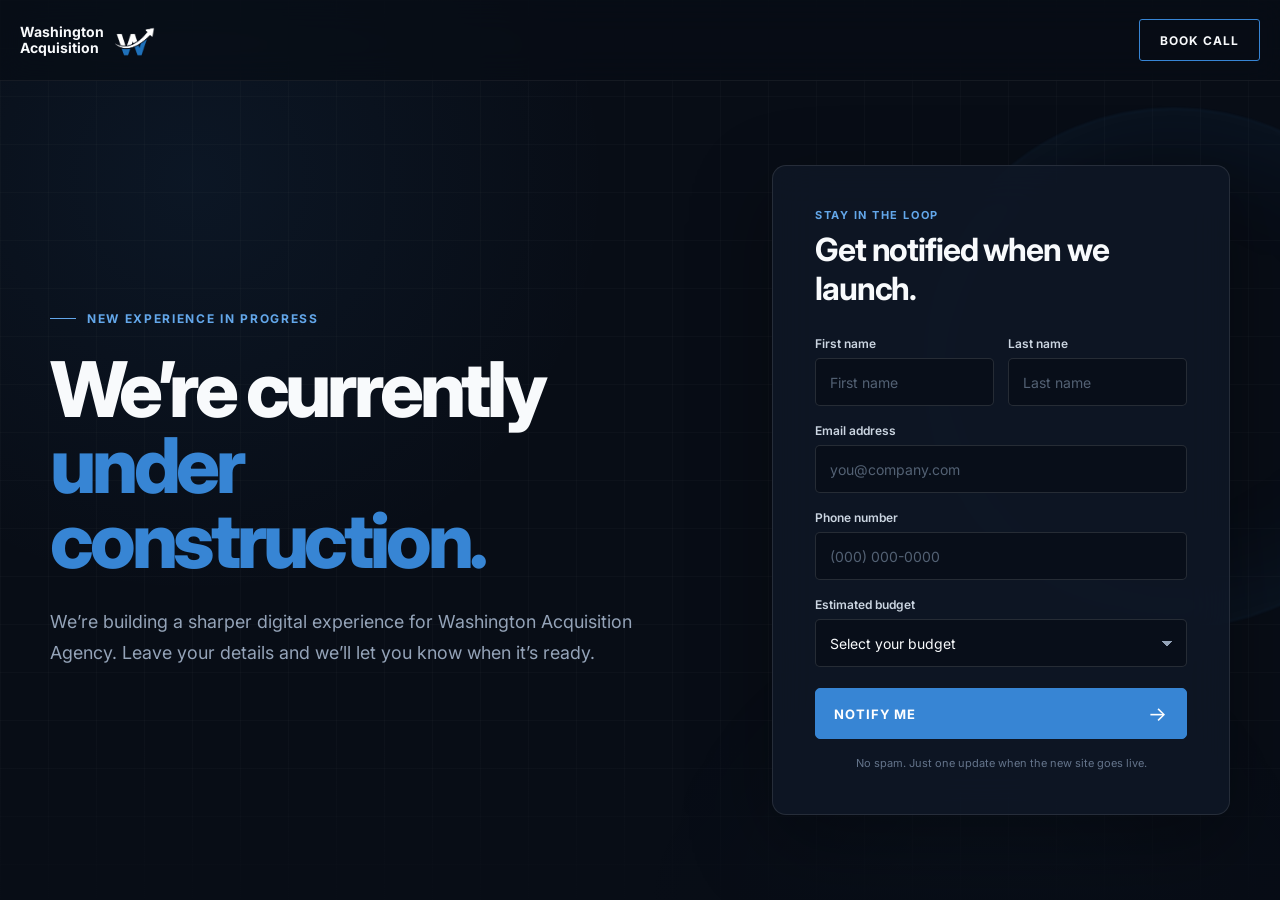
<file: index.html>
<!DOCTYPE html>
<html lang="en">
<head>
  <meta charset="UTF-8">
  <meta name="viewport" content="width=device-width, initial-scale=1.0">
  <meta name="description" content="Washington Acquisition Agency is currently under construction.">
  <title>Under Construction | Washington Acquisition Agency</title>
  <link rel="preconnect" href="https://fonts.googleapis.com">
  <link rel="preconnect" href="https://fonts.gstatic.com" crossorigin>
  <link href="https://fonts.googleapis.com/css2?family=Inter:wght@400;500;600;700;800&amp;display=swap" rel="stylesheet">
  <link rel="stylesheet" href="comingsoon.css">
</head>

<body>
  <div class="page-loader" role="status" aria-label="Loading Washington Acquisition Agency">
    <div class="loader-content">
      <img src="W Arrow up logo2.png" alt="">
      <p>Washington Acquisition</p>
      <div class="loader-track" aria-hidden="true">
        <span class="loader-progress"></span>
      </div>
    </div>
  </div>

  <header class="site-header">
    <nav class="nav-inner" aria-label="Main navigation">
      <a class="brand" href="index.html" aria-label="Washington Acquisition Agency home">
        <span>Washington<br>Acquisition</span>
        <img src="W Arrow up logo2.png" alt="">
      </a>

      <a class="book-call" href="tel:+17869849227" aria-label="Book a call at 786-984-9227">Book Call</a>
    </nav>
  </header>

  <main>
    <section class="coming-soon">
      <div class="glow glow-one" aria-hidden="true"></div>
      <div class="glow glow-two" aria-hidden="true"></div>

      <div class="page-content">
        <div class="message">
          <p class="eyebrow"><span></span> New experience in progress</p>
          <h1>We’re currently<br><strong>under construction.</strong></h1>
          <p class="intro">
            We’re building a sharper digital experience for Washington Acquisition Agency.
            Leave your details and we’ll let you know when it’s ready.
          </p>
        </div>

        <div class="form-card" id="contact">
          <div class="form-heading">
            <p class="step">Stay in the loop</p>
            <h2>Get notified when we launch.</h2>
          </div>

          <form action="https://automation.washingtonacquisition.com/webhook/81bb7445-b9e2-4779-bc21-0acf8293b3fc" method="post" data-success-page="thankyou.html">
            <div class="form-row">
              <div class="field">
                <label for="first-name">First name</label>
                <input id="first-name" name="first_name" type="text" autocomplete="given-name" placeholder="First name" required>
              </div>

              <div class="field">
                <label for="last-name">Last name</label>
                <input id="last-name" name="last_name" type="text" autocomplete="family-name" placeholder="Last name" required>
              </div>
            </div>

            <div class="field">
              <label for="email">Email address</label>
              <input id="email" name="email" type="email" autocomplete="email" placeholder="you@company.com" required>
            </div>

            <div class="field">
              <label for="phone">Phone number</label>
              <input id="phone" name="phone" type="tel" autocomplete="tel" inputmode="tel" placeholder="(000) 000-0000" required>
            </div>

            <div class="field">
              <label for="budget">Estimated budget</label>
              <select id="budget" name="budget" required>
                <option value="" selected disabled>Select your budget</option>
                <option value="500-1000">$500 – $1,000</option>
                <option value="1000-2500">$1,000 – $2,500</option>
                <option value="2500-5000">$2,500 – $5,000</option>
                <option value="5000-10000">$5,000 – $10,000</option>
                <option value="10000-25000">$10,000 – $25,000</option>
                <option value="25000-50000">$25,000 – $50,000</option>
              </select>
            </div>

            <button type="submit">
              Notify Me
              <span aria-hidden="true">→</span>
            </button>
          </form>

          <p class="privacy">No spam. Just one update when the new site goes live.</p>
        </div>
      </div>
    </section>
  </main>
  <script src="comingsoon.js"></script>
</body>
</html>
</file>
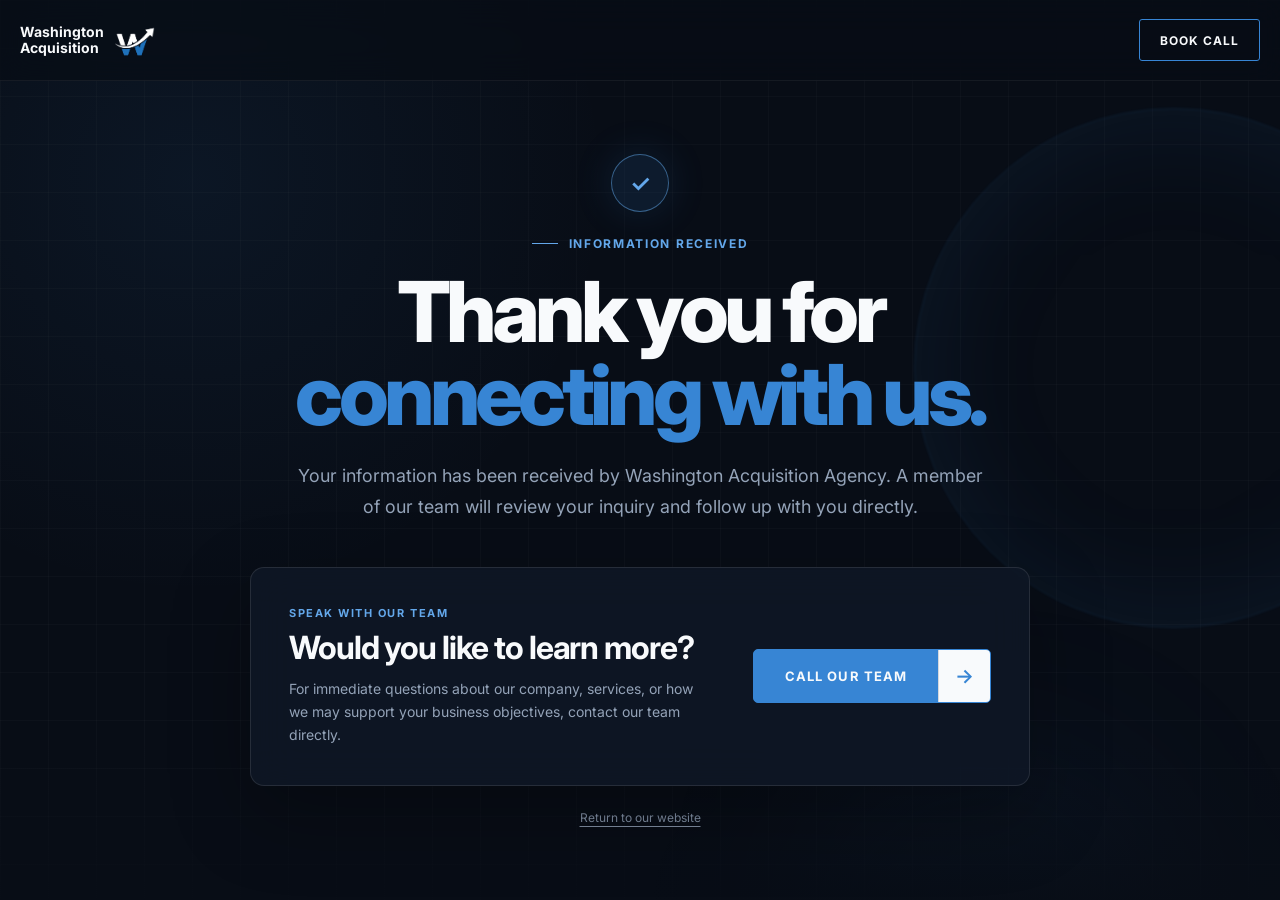
<file: thankyou.html>
<!DOCTYPE html>
<html lang="en">
<head>
  <meta charset="UTF-8">
  <meta name="viewport" content="width=device-width, initial-scale=1.0">
  <meta name="description" content="Thank you for contacting Washington Acquisition Agency. Our team will be in touch soon.">
  <title>Thank You | Washington Acquisition Agency</title>
  <link rel="preconnect" href="https://fonts.googleapis.com">
  <link rel="preconnect" href="https://fonts.gstatic.com" crossorigin>
  <link href="https://fonts.googleapis.com/css2?family=Inter:wght@400;500;600;700;800&amp;display=swap" rel="stylesheet">
  <link rel="stylesheet" href="comingsoon.css">
  <link rel="stylesheet" href="thankyou.css">
</head>

<body>
  <div class="page-loader" role="status" aria-label="Loading Washington Acquisition Agency">
    <div class="loader-content">
      <img src="W Arrow up logo2.png" alt="">
      <p>Washington Acquisition</p>
      <div class="loader-track" aria-hidden="true">
        <span class="loader-progress"></span>
      </div>
    </div>
  </div>

  <header class="site-header">
    <nav class="nav-inner" aria-label="Main navigation">
      <a class="brand" href="index.html" aria-label="Washington Acquisition Agency home">
        <span>Washington<br>Acquisition</span>
        <img src="W Arrow up logo2.png" alt="">
      </a>

      <a class="book-call" href="tel:+17869849227" aria-label="Book a call at 786-984-9227">Book Call</a>
    </nav>
  </header>

  <main>
    <section class="coming-soon thank-you">
      <div class="glow glow-one" aria-hidden="true"></div>
      <div class="glow glow-two" aria-hidden="true"></div>

      <div class="thank-you-content">
        <div class="confirmation-mark" aria-hidden="true">✓</div>
        <p class="eyebrow"><span></span> Information received</p>
        <h1>Thank you for<br><strong>connecting with us.</strong></h1>
        <p class="intro">
          Your information has been received by Washington Acquisition Agency. A member of our team will review your inquiry and follow up with you directly.
        </p>

        <div class="next-step-card">
          <div class="next-step-copy">
            <p class="step">Speak with our team</p>
            <h2>Would you like to learn more?</h2>
            <p>
              For immediate questions about our company, services, or how we may support your business objectives, contact our team directly.
            </p>
          </div>

          <a class="call-action" href="tel:+17869849227" aria-label="Call Washington Acquisition Agency">
            <strong>Call Our Team</strong>
            <span class="call-arrow" aria-hidden="true">→</span>
          </a>
        </div>

        <a class="return-link" href="index.html">Return to our website</a>
      </div>
    </section>
  </main>
  <script src="comingsoon.js"></script>
</body>
</html>
</file>
<file: comingsoon.css>
:root {
  --background: #080d16;
  --surface: rgba(15, 24, 39, 0.82);
  --border: rgba(255, 255, 255, 0.1);
  --blue: #3785d4;
  --blue-light: #63a7ea;
  --white: #f8fafc;
  --muted: #94a3b8;
}

* {
  box-sizing: border-box;
  margin: 0;
  padding: 0;
}

html {
  scroll-behavior: smooth;
}

body {
  min-width: 320px;
  min-height: 100vh;
  overflow-x: hidden;
  background: var(--background);
  color: var(--white);
  font-family: "Inter", -apple-system, BlinkMacSystemFont, "Segoe UI", sans-serif;
}

.page-loader {
  position: fixed;
  inset: 0;
  z-index: 9999;
  display: grid;
  place-items: center;
  background:
    radial-gradient(circle at 50% 45%, rgba(55, 133, 212, 0.14), transparent 34%),
    var(--background);
  opacity: 1;
  visibility: visible;
  transition: opacity 420ms ease, visibility 420ms ease;
}

.page-loader.is-loaded {
  opacity: 0;
  visibility: hidden;
  pointer-events: none;
}

.loader-content {
  width: min(240px, calc(100% - 48px));
  display: grid;
  justify-items: center;
  perspective: 700px;
}

.loader-content img {
  width: 72px;
  height: 94px;
  object-fit: contain;
  filter: drop-shadow(0 0 24px rgba(55, 133, 212, 0.24));
  transform-style: preserve-3d;
  animation: loader-coin-spin 1.2s linear infinite;
}

.loader-content p {
  margin-top: 14px;
  color: var(--white);
  font-size: 12px;
  font-weight: 700;
  letter-spacing: 0.14em;
  text-align: center;
  text-transform: uppercase;
}

.loader-track {
  width: 100%;
  height: 3px;
  margin-top: 24px;
  overflow: hidden;
  border-radius: 999px;
  background: rgba(255, 255, 255, 0.1);
}

.loader-progress {
  display: block;
  width: 100%;
  height: 100%;
  border-radius: inherit;
  background: linear-gradient(90deg, var(--blue), var(--blue-light));
  box-shadow: 0 0 16px rgba(55, 133, 212, 0.55);
  transform: translateX(-100%);
  animation: loader-progress 800ms cubic-bezier(0.4, 0, 0.2, 1) forwards;
}

@keyframes loader-progress {
  to {
    transform: translateX(0);
  }
}

@keyframes loader-coin-spin {
  0% {
    transform: rotateY(0deg) scale(1);
  }

  50% {
    transform: rotateY(180deg) scale(0.92);
  }

  100% {
    transform: rotateY(360deg) scale(1);
  }
}

.site-header {
  position: fixed;
  inset: 0 0 auto;
  z-index: 10;
  background: rgba(8, 13, 22, 0.72);
  border-bottom: 1px solid rgba(255, 255, 255, 0.06);
  backdrop-filter: blur(16px);
  -webkit-backdrop-filter: blur(16px);
}

.nav-inner {
  width: min(100% - 40px, 1280px);
  height: 80px;
  margin: 0 auto;
  display: flex;
  align-items: center;
  justify-content: space-between;
}

.brand {
  display: inline-flex;
  align-items: center;
  gap: 9px;
  color: var(--white);
  text-decoration: none;
  font-size: 14px;
  font-weight: 700;
  line-height: 1.15;
}

.brand img {
  width: 43px;
  height: 58px;
  object-fit: contain;
  transform: translateY(-3px);
}

.book-call {
  display: inline-flex;
  align-items: center;
  justify-content: center;
  min-height: 42px;
  padding: 0 20px;
  border: 1px solid var(--blue);
  border-radius: 3px;
  color: var(--white);
  font-size: 12px;
  font-weight: 700;
  letter-spacing: 0.08em;
  text-decoration: none;
  text-transform: uppercase;
  transition: background 180ms ease, border-color 180ms ease, transform 180ms ease;
}

.book-call:hover {
  background: var(--blue);
  transform: translateY(-1px);
}

.coming-soon {
  position: relative;
  min-height: 100vh;
  padding: 150px 24px 70px;
  display: grid;
  place-items: center;
  overflow: hidden;
  background:
    linear-gradient(rgba(255, 255, 255, 0.018) 1px, transparent 1px),
    linear-gradient(90deg, rgba(255, 255, 255, 0.018) 1px, transparent 1px),
    radial-gradient(circle at 15% 20%, rgba(55, 133, 212, 0.08), transparent 32%);
  background-size: 48px 48px, 48px 48px, auto;
}

.coming-soon::after {
  content: "";
  position: absolute;
  inset: auto 0 0;
  height: 160px;
  background: linear-gradient(transparent, rgba(8, 13, 22, 0.92));
  pointer-events: none;
}

.glow {
  position: absolute;
  border-radius: 999px;
  filter: blur(1px);
  pointer-events: none;
}

.glow-one {
  top: 12%;
  right: -12%;
  width: 520px;
  height: 520px;
  border: 1px solid rgba(55, 133, 212, 0.14);
  box-shadow: 0 0 130px rgba(55, 133, 212, 0.1) inset;
}

.glow-two {
  right: 9%;
  bottom: -24%;
  width: 360px;
  height: 360px;
  background: rgba(55, 133, 212, 0.08);
  filter: blur(90px);
}

.page-content {
  position: relative;
  z-index: 2;
  width: min(100%, 1180px);
  display: grid;
  grid-template-columns: minmax(0, 1.15fr) minmax(380px, 0.85fr);
  align-items: center;
  gap: clamp(56px, 8vw, 120px);
}

.message {
  max-width: 680px;
}

.eyebrow {
  margin-bottom: 26px;
  display: flex;
  align-items: center;
  gap: 11px;
  color: var(--blue-light);
  font-size: 12px;
  font-weight: 700;
  letter-spacing: 0.14em;
  text-transform: uppercase;
}

.eyebrow span {
  width: 26px;
  height: 1px;
  background: currentColor;
}

h1 {
  margin-bottom: 28px;
  font-size: clamp(3.25rem, 6vw, 5.6rem);
  font-weight: 800;
  letter-spacing: -0.055em;
  line-height: 0.98;
}

h1 strong {
  color: var(--blue);
  font-weight: inherit;
}

.intro {
  max-width: 600px;
  color: var(--muted);
  font-size: clamp(1rem, 1.6vw, 1.12rem);
  line-height: 1.75;
}

.form-card {
  scroll-margin-top: 108px;
  padding: clamp(28px, 4vw, 42px);
  border: 1px solid var(--border);
  border-radius: 14px;
  background: var(--surface);
  box-shadow: 0 28px 80px rgba(0, 0, 0, 0.34);
  backdrop-filter: blur(20px);
  -webkit-backdrop-filter: blur(20px);
}

.form-heading {
  margin-bottom: 28px;
}

.step {
  margin-bottom: 9px;
  color: var(--blue-light);
  font-size: 11px;
  font-weight: 700;
  letter-spacing: 0.14em;
  text-transform: uppercase;
}

h2 {
  max-width: 330px;
  font-size: clamp(1.55rem, 3vw, 2rem);
  letter-spacing: -0.035em;
  line-height: 1.2;
}

form {
  display: grid;
  gap: 17px;
}

.form-row {
  display: grid;
  grid-template-columns: 1fr 1fr;
  gap: 14px;
}

.field {
  display: grid;
  gap: 7px;
}

label {
  color: #cbd5e1;
  font-size: 12px;
  font-weight: 600;
}

input,
select {
  width: 100%;
  height: 48px;
  padding: 0 14px;
  border: 1px solid rgba(255, 255, 255, 0.12);
  border-radius: 5px;
  outline: none;
  background: rgba(8, 13, 22, 0.7);
  color: var(--white);
  font: inherit;
  font-size: 14px;
  transition: border-color 180ms ease, box-shadow 180ms ease;
}

select {
  padding-right: 42px;
  appearance: none;
  -webkit-appearance: none;
  cursor: pointer;
  background-image:
    linear-gradient(45deg, transparent 50%, #94a3b8 50%),
    linear-gradient(135deg, #94a3b8 50%, transparent 50%);
  background-position:
    calc(100% - 19px) 21px,
    calc(100% - 14px) 21px;
  background-repeat: no-repeat;
  background-size: 5px 5px, 5px 5px;
}

input::placeholder {
  color: #536174;
}

input:focus,
select:focus {
  border-color: var(--blue);
  box-shadow: 0 0 0 3px rgba(55, 133, 212, 0.14);
}

button {
  width: 100%;
  min-height: 51px;
  margin-top: 4px;
  padding: 0 18px;
  display: flex;
  align-items: center;
  justify-content: space-between;
  border: 1px solid var(--blue);
  border-radius: 5px;
  background: var(--blue);
  color: white;
  cursor: pointer;
  font: inherit;
  font-size: 13px;
  font-weight: 700;
  letter-spacing: 0.07em;
  text-transform: uppercase;
  transition: background 180ms ease, transform 180ms ease;
}

button span {
  font-size: 20px;
  font-weight: 400;
  transition: transform 180ms ease;
}

button:hover {
  background: #2e75bb;
  transform: translateY(-1px);
}

button:hover span {
  transform: translateX(3px);
}

button:disabled {
  cursor: wait;
  opacity: 0.72;
  transform: none;
}

.privacy {
  margin-top: 16px;
  color: #64748b;
  font-size: 11px;
  line-height: 1.5;
  text-align: center;
}

@media (max-width: 860px) {
  .coming-soon {
    padding-top: 130px;
  }

  .page-content {
    max-width: 630px;
    grid-template-columns: 1fr;
    gap: 48px;
  }

  .message {
    text-align: center;
  }

  .eyebrow {
    justify-content: center;
  }

  .intro {
    margin-inline: auto;
  }
}

@media (max-width: 520px) {
  .nav-inner {
    width: calc(100% - 28px);
    height: 72px;
  }

  .brand {
    font-size: 12px;
  }

  .brand img {
    width: 36px;
    height: 49px;
  }

  .book-call {
    min-height: 38px;
    padding: 0 14px;
    font-size: 10px;
  }

  .coming-soon {
    padding: 118px 16px 48px;
  }

  h1 {
    font-size: clamp(2.8rem, 14vw, 4rem);
  }

  .form-card {
    padding: 25px 20px;
  }

  .form-row {
    grid-template-columns: 1fr;
    gap: 17px;
  }
}

@media (prefers-reduced-motion: reduce) {
  html {
    scroll-behavior: auto;
  }

  *,
  *::before,
  *::after {
    transition-duration: 0.01ms !important;
  }

  .loader-content img,
  .loader-progress {
    animation-duration: 0.01ms !important;
  }
}
</file>
<file: thankyou.css>
.thank-you {
  padding-block: 132px 52px;
}

.thank-you-content {
  position: relative;
  z-index: 2;
  width: min(100%, 780px);
  text-align: center;
}

.confirmation-mark {
  width: 58px;
  height: 58px;
  margin: 0 auto 24px;
  display: grid;
  place-items: center;
  border: 1px solid rgba(99, 167, 234, 0.5);
  border-radius: 50%;
  background: rgba(55, 133, 212, 0.12);
  box-shadow: 0 0 40px rgba(55, 133, 212, 0.15);
  color: var(--blue-light);
  font-size: 24px;
  font-weight: 600;
}

.thank-you .eyebrow {
  justify-content: center;
  margin-bottom: 20px;
}

.thank-you h1 {
  margin-bottom: 24px;
  font-size: clamp(3rem, 7vw, 5.25rem);
}

.thank-you .intro {
  max-width: 690px;
  margin: 0 auto;
}

.next-step-card {
  margin-top: 44px;
  padding: clamp(26px, 4vw, 38px);
  display: grid;
  grid-template-columns: minmax(0, 1fr) auto;
  align-items: center;
  gap: 38px;
  border: 1px solid var(--border);
  border-radius: 14px;
  background: var(--surface);
  box-shadow: 0 28px 80px rgba(0, 0, 0, 0.28);
  text-align: left;
  backdrop-filter: blur(20px);
  -webkit-backdrop-filter: blur(20px);
}

.next-step-copy h2 {
  max-width: none;
  margin-bottom: 10px;
}

.next-step-copy > p:last-child {
  max-width: 460px;
  color: var(--muted);
  font-size: 14px;
  line-height: 1.65;
}

.call-action {
  min-width: 238px;
  min-height: 54px;
  display: grid;
  grid-template-columns: minmax(0, 1fr) 52px;
  align-items: center;
  border: 1px solid var(--blue);
  border-radius: 5px;
  background: var(--blue);
  color: var(--white);
  overflow: hidden;
  text-decoration: none;
  transition: border-color 180ms ease, box-shadow 180ms ease, transform 180ms ease;
}

.call-action:hover {
  border-color: var(--blue-light);
  box-shadow: 0 10px 30px rgba(55, 133, 212, 0.18);
  transform: translateY(-1px);
}

.call-action strong {
  padding: 0 12px;
  font-size: 13px;
  letter-spacing: 0.08em;
  text-align: center;
  text-transform: uppercase;
}

.call-arrow {
  align-self: stretch;
  display: grid;
  place-items: center;
  border-left: 1px solid rgba(8, 13, 22, 0.14);
  background: var(--white);
  color: var(--blue);
  font-size: 20px;
  font-weight: 600;
}

.return-link {
  margin-top: 24px;
  display: inline-block;
  color: #7f8da1;
  font-size: 12px;
  text-underline-offset: 4px;
  transition: color 180ms ease;
}

.return-link:hover {
  color: var(--white);
}

@media (max-width: 680px) {
  .thank-you {
    padding-top: 112px;
  }

  .confirmation-mark {
    width: 50px;
    height: 50px;
    margin-bottom: 20px;
  }

  .next-step-card {
    margin-top: 34px;
    grid-template-columns: 1fr;
    gap: 24px;
    text-align: center;
  }

  .call-action {
    width: 100%;
  }
}
</file>
